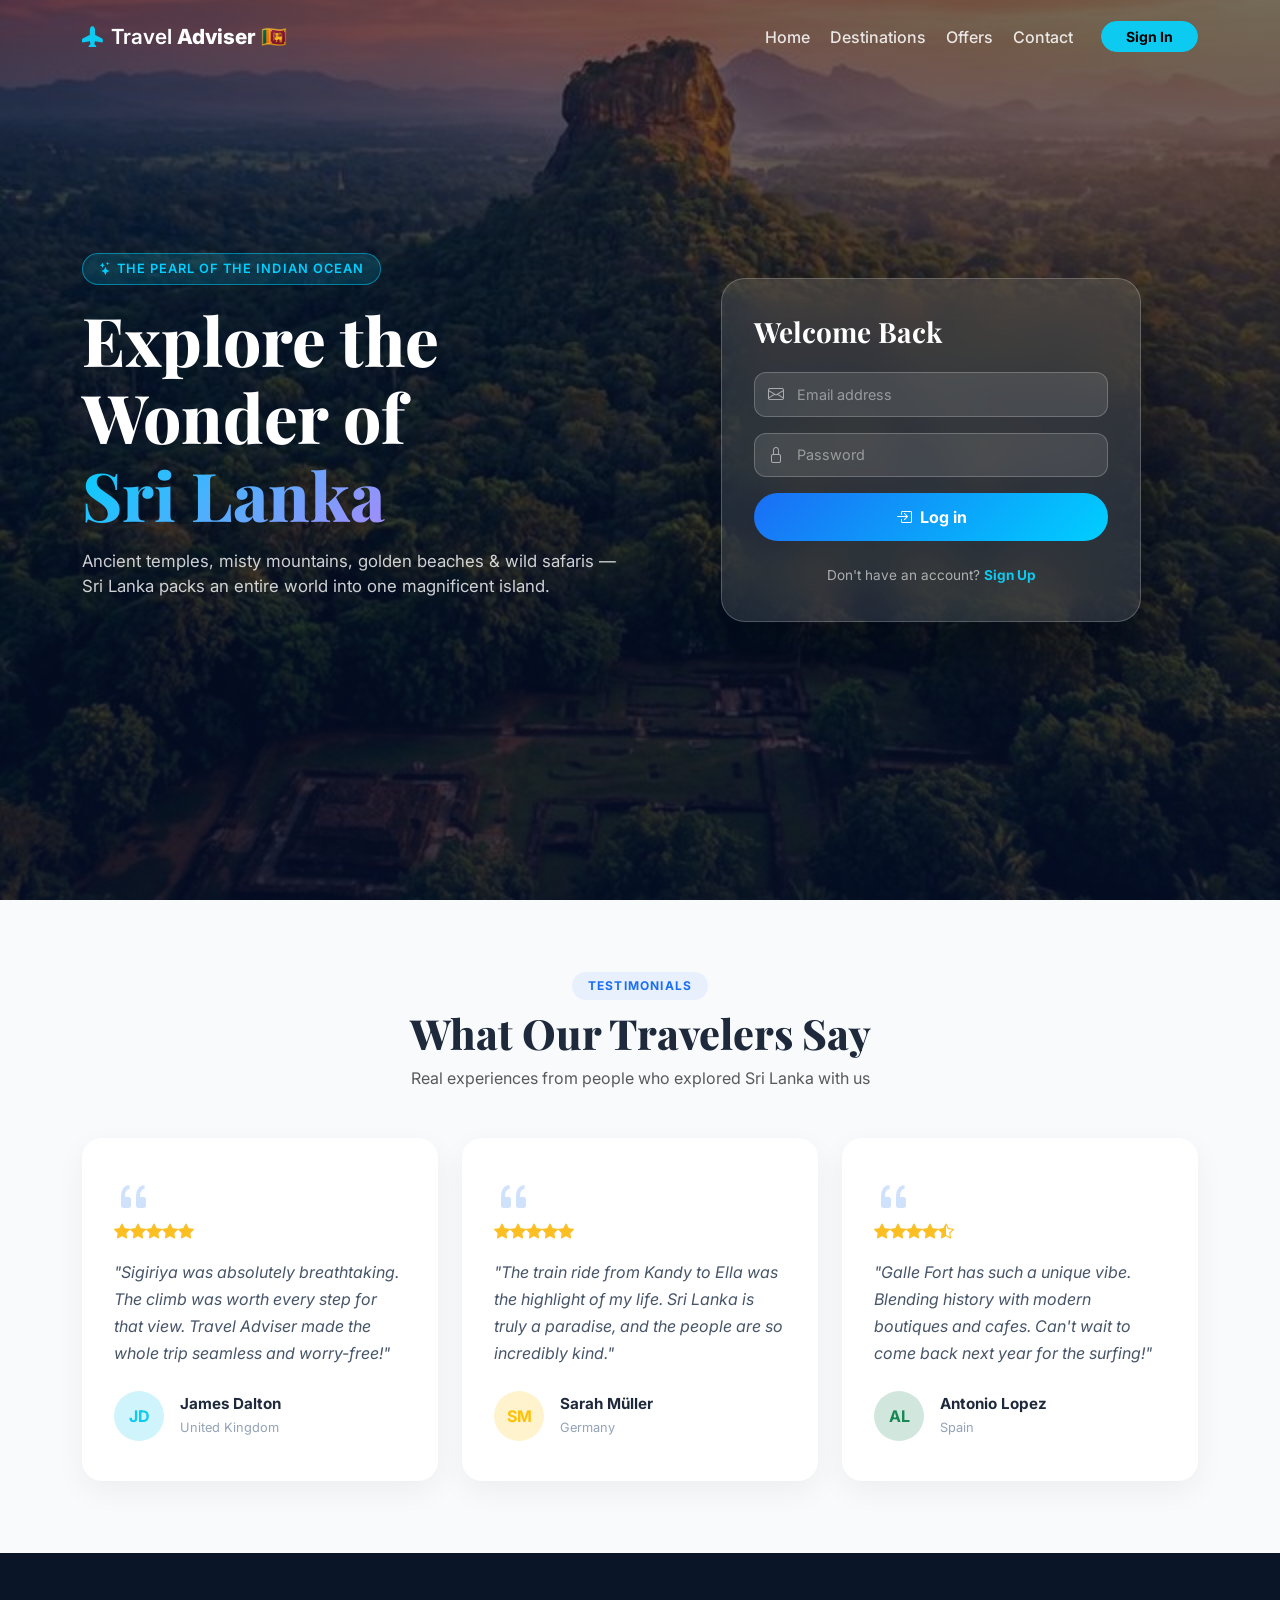
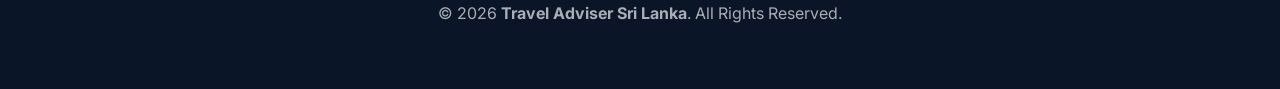
<file: index.html>
<!DOCTYPE html>
<html lang="en">

<head>
    <meta charset="UTF-8" />
    <meta name="viewport" content="width=device-width, initial-scale=1.0" />
    <meta name="description"
        content="Travel Adviser Sri Lanka – Explore Sigiriya, Kandy, Ella, Galle, Trincomalee and Yala." />
    <title>Travel Adviser – Sri Lanka 🇱🇰</title>

    <!-- Bootstrap 5 -->
    <link href="https://cdn.jsdelivr.net/npm/bootstrap@5.3.3/dist/css/bootstrap.min.css" rel="stylesheet" />
    <!-- Bootstrap Icons -->
    <link href="https://cdn.jsdelivr.net/npm/bootstrap-icons@1.11.3/font/bootstrap-icons.css" rel="stylesheet" />
    <!-- Google Fonts -->
    <link
        href="https://fonts.googleapis.com/css2?family=Inter:wght@400;600;700&family=Playfair+Display:wght@700;800&display=swap"
        rel="stylesheet" />
    <!-- Custom CSS -->
    <link rel="stylesheet" href="style.css" />
</head>

<body>

    <!-- ========== NAVBAR ========== -->
    <nav class="navbar navbar-expand-lg navbar-dark fixed-top transparent" id="navbar">
        <div class="container">
            <!-- Brand -->
            <a href="index.html" class="navbar-brand">
                <span class="brand-name">
                    <i class="bi bi-airplane-fill text-info me-2"></i>Travel <strong>Adviser</strong> 🇱🇰
                </span>
            </a>
            <!-- Mobile toggle -->
            <button class="navbar-toggler border-0" type="button" data-bs-toggle="collapse" data-bs-target="#navMenu">
                <span class="navbar-toggler-icon"></span>
            </button>
            <!-- Links -->
            <div class="collapse navbar-collapse justify-content-end" id="navMenu">
                <ul class="navbar-nav gap-lg-1 align-items-lg-center">
                    <li class="nav-item"><a class="nav-link" href="index.html">Home</a></li>
                    <li class="nav-item"><a class="nav-link" href="destination.html">Destinations</a></li>
                    <li class="nav-item"><a class="nav-link" href="offers.html">Offers</a></li>
                    <li class="nav-item"><a class="nav-link" href="contact.html">Contact</a></li>
                    <li class="nav-item ms-lg-3">
                        <a class="btn btn-info btn-sm rounded-pill px-4 fw-bold" href="#home"
                            onclick="toggleAuth(false)">Sign In</a>
                    </li>
                </ul>
            </div>
        </div>
    </nav>


    <!-- ========== HERO SECTION ========== -->
    <section id="home">
        <div class="hero-bg"></div>
        <div class="hero-overlay"></div>

        <div class="container hero-content text-white py-5">
            <div class="row align-items-center g-5">

                <!-- Left: Headline -->
                <div class="col-lg-6 text-center text-lg-start">
                    <div class="hero-badge mb-3"><i class="bi bi-stars me-1"></i>The Pearl of the Indian Ocean</div>

                    <h1 class="hero-title mb-3">
                        Explore the Wonder of<br />
                        <span>Sri Lanka</span>
                    </h1>

                    <p class="hero-sub mb-5">
                        Ancient temples, misty mountains, golden beaches &amp; wild safaris —<br
                            class="d-none d-md-block" />
                        Sri Lanka packs an entire world into one magnificent island.
                    </p>
                </div>

                <!-- Right: Login Card -->
                <div class="col-lg-6">
                    <div class="login-card">

                        <!-- Auth Header -->
                        <h3 class="text-white fw-bold mb-4" id="authTitle"
                            style="font-family:'Playfair Display', serif;">Welcome Back</h3>

                        <!-- Success message -->
                        <div class="login-success" id="authSuccess">
                            <i class="bi bi-check-circle-fill"></i>
                            <span id="authSuccessMsg">Welcome back! Redirecting…</span>
                        </div>

                        <!-- LOGIN FORM -->
                        <form id="loginForm" onsubmit="handleLogin(event)" novalidate>
                            <div class="login-input-wrap">
                                <i class="bi bi-envelope l-icon"></i>
                                <input type="email" class="l-input" id="lEmail" placeholder="Email address" />
                            </div>
                            <p class="l-err-msg" id="lEmailErr">Please enter a valid email.</p>

                            <div class="login-input-wrap">
                                <i class="bi bi-lock l-icon"></i>
                                <input type="password" class="l-input" id="lPass" placeholder="Password" />
                            </div>
                            <p class="l-err-msg" id="lPassErr">Password must be at least 6 characters.</p>

                            <button type="submit" class="btn-login">
                                <i class="bi bi-box-arrow-in-right me-2"></i>Log in
                            </button>

                            <div class="text-center mt-4">
                                <p class="mb-0" style="font-size: 0.85rem; color: rgba(255,255,255,0.6);">
                                    Don't have an account? <a href="javascript:void(0)" onclick="toggleAuth(true)"
                                        class="text-info fw-bold" style="text-decoration: none;">Sign Up</a>
                                </p>
                            </div>
                        </form>

                        <!-- SIGN UP FORM (Hidden by default) -->
                        <form id="signupForm" onsubmit="handleSignup(event)" novalidate style="display: none;">
                            <div class="login-input-wrap">
                                <i class="bi bi-person l-icon"></i>
                                <input type="text" class="l-input" id="sName" placeholder="Full Name" />
                            </div>
                            <p class="l-err-msg" id="sNameErr">Please enter your name.</p>

                            <div class="login-input-wrap">
                                <i class="bi bi-envelope l-icon"></i>
                                <input type="email" class="l-input" id="sEmail" placeholder="Email address" />
                            </div>
                            <p class="l-err-msg" id="sEmailErr">Please enter a valid email.</p>

                            <div class="login-input-wrap">
                                <i class="bi bi-lock l-icon"></i>
                                <input type="password" class="l-input" id="sPass"
                                    placeholder="Password (min. 6 chars)" />
                            </div>
                            <p class="l-err-msg" id="sPassErr">Password must be at least 6 characters.</p>

                            <button type="submit" class="btn-login">
                                <i class="bi bi-person-plus me-2"></i>Create Account
                            </button>

                            <div class="text-center mt-4">
                                <p class="mb-0" style="font-size: 0.85rem; color: rgba(255,255,255,0.6);">
                                    Already have an account? <a href="javascript:void(0)" onclick="toggleAuth(false)"
                                        class="text-info fw-bold" style="text-decoration: none;">Log In</a>
                                </p>
                            </div>
                        </form>

                    </div>
                </div>

            </div>
        </div>
    </section>

    <!-- ========== REVIEWS SECTION ========== -->
    <section id="reviews" class="reviews-section py-5">
        <div class="container py-lg-4">
            <div class="text-center mb-5">
                <span class="section-badge">Testimonials</span>
                <h2 class="section-title mt-2">What Our Travelers Say</h2>
                <p class="text-muted">Real experiences from people who explored Sri Lanka with us</p>
            </div>

            <div class="row g-4">
                <!-- Review 1 -->
                <div class="col-lg-4">
                    <div class="review-card">
                        <i class="bi bi-quote rev-quote"></i>
                        <div class="rev-stars">
                            <i class="bi bi-star-fill"></i><i class="bi bi-star-fill"></i><i
                                class="bi bi-star-fill"></i><i class="bi bi-star-fill"></i><i
                                class="bi bi-star-fill"></i>
                        </div>
                        <p class="rev-text">"Sigiriya was absolutely breathtaking. The climb was worth every step for
                            that view. Travel Adviser made the whole trip seamless and worry-free!"</p>
                        <div class="d-flex align-items-center gap-3">
                            <div
                                class="rev-pfp d-flex align-items-center justify-content-center bg-info-subtle text-info fw-bold">
                                JD</div>
                            <div>
                                <h6 class="rev-name">James Dalton</h6>
                                <span class="rev-country">United Kingdom</span>
                            </div>
                        </div>
                    </div>
                </div>
                <!-- Review 2 -->
                <div class="col-lg-4">
                    <div class="review-card">
                        <i class="bi bi-quote rev-quote"></i>
                        <div class="rev-stars">
                            <i class="bi bi-star-fill"></i><i class="bi bi-star-fill"></i><i
                                class="bi bi-star-fill"></i><i class="bi bi-star-fill"></i><i
                                class="bi bi-star-fill"></i>
                        </div>
                        <p class="rev-text">"The train ride from Kandy to Ella was the highlight of my life. Sri Lanka
                            is truly a paradise, and the people are so incredibly kind."</p>
                        <div class="d-flex align-items-center gap-3">
                            <div
                                class="rev-pfp d-flex align-items-center justify-content-center bg-warning-subtle text-warning fw-bold">
                                SM</div>
                            <div>
                                <h6 class="rev-name">Sarah Müller</h6>
                                <span class="rev-country">Germany</span>
                            </div>
                        </div>
                    </div>
                </div>
                <!-- Review 3 -->
                <div class="col-lg-4">
                    <div class="review-card">
                        <i class="bi bi-quote rev-quote"></i>
                        <div class="rev-stars">
                            <i class="bi bi-star-fill"></i><i class="bi bi-star-fill"></i><i
                                class="bi bi-star-fill"></i><i class="bi bi-star-fill"></i><i
                                class="bi bi-star-half"></i>
                        </div>
                        <p class="rev-text">"Galle Fort has such a unique vibe. Blending history with modern boutiques
                            and cafes. Can't wait to come back next year for the surfing!"</p>
                        <div class="d-flex align-items-center gap-3">
                            <div
                                class="rev-pfp d-flex align-items-center justify-content-center bg-success-subtle text-success fw-bold">
                                AL</div>
                            <div>
                                <h6 class="rev-name">Antonio Lopez</h6>
                                <span class="rev-country">Spain</span>
                            </div>
                        </div>
                    </div>
                </div>
            </div>
        </div>
    </section>


    <!-- ========== FOOTER ========== -->
    <footer class="py-5">
        <div class="container text-center">
            <p>&copy; 2026 <strong>Travel Adviser Sri Lanka</strong>. All Rights Reserved.</p>
        </div>
    </footer>


    <!-- Bootstrap 5 JS -->
    <script src="https://cdn.jsdelivr.net/npm/bootstrap@5.3.3/dist/js/bootstrap.bundle.min.js"></script>

    <script>
        window.addEventListener('scroll', function () {
            const nav = document.getElementById('navbar');
            nav.classList.toggle('transparent', window.scrollY < 60);
        });

        function toggleAuth(isSignup) {
            const loginForm = document.getElementById('loginForm');
            const signupForm = document.getElementById('signupForm');
            const authTitle = document.getElementById('authTitle');
            const authSuccess = document.getElementById('authSuccess');

            authSuccess.classList.remove('show');

            if (isSignup) {
                loginForm.style.display = 'none';
                signupForm.style.display = 'block';
                authTitle.textContent = 'Join the Journey';
            } else {
                loginForm.style.display = 'block';
                signupForm.style.display = 'none';
                authTitle.textContent = 'Welcome Back';
            }
        }

        function lSetErr(id, errId) {
            document.getElementById(id).classList.add('l-error');
            document.getElementById(errId).classList.add('show');
        }
        function lClearErr(id, errId) {
            document.getElementById(id).classList.remove('l-error');
            document.getElementById(errId).classList.remove('show');
        }

        function handleLogin(e) {
            e.preventDefault();
            const emailVal = document.getElementById('lEmail').value.trim();
            const passVal = document.getElementById('lPass').value;
            const emailRx = /^[^\s@]+@[^\s@]+\.[^\s@]+$/;
            let ok = true;

            if (!emailRx.test(emailVal)) { lSetErr('lEmail', 'lEmailErr'); ok = false; }
            else { lClearErr('lEmail', 'lEmailErr'); }

            if (passVal.length < 6) { lSetErr('lPass', 'lPassErr'); ok = false; }
            else { lClearErr('lPass', 'lPassErr'); }

            if (ok) {
                const suc = document.getElementById('authSuccess');
                document.getElementById('authSuccessMsg').textContent = 'Welcome back! Redirecting…';
                suc.classList.add('show');
                setTimeout(() => {
                    window.location.href = 'destinations.html';
                }, 2000);
            }
        }

        function handleSignup(e) {
            e.preventDefault();
            const nameVal = document.getElementById('sName').value.trim();
            const emailVal = document.getElementById('sEmail').value.trim();
            const passVal = document.getElementById('sPass').value;
            const emailRx = /^[^\s@]+@[^\s@]+\.[^\s@]+$/;
            let ok = true;

            if (nameVal === "") { lSetErr('sName', 'sNameErr'); ok = false; }
            else { lClearErr('sName', 'sNameErr'); }

            if (!emailRx.test(emailVal)) { lSetErr('sEmail', 'sEmailErr'); ok = false; }
            else { lClearErr('sEmail', 'sEmailErr'); }

            if (passVal.length < 6) { lSetErr('sPass', 'sPassErr'); ok = false; }
            else { lClearErr('sPass', 'sPassErr'); }

            if (ok) {
                const suc = document.getElementById('authSuccess');
                document.getElementById('authSuccessMsg').textContent = 'Account created successfully! Redirecting…';
                suc.classList.add('show');
                setTimeout(() => {
                    window.location.href = 'destinations.html';
                }, 2000);
            }
        }
    </script>
</body>

</html>
</file>
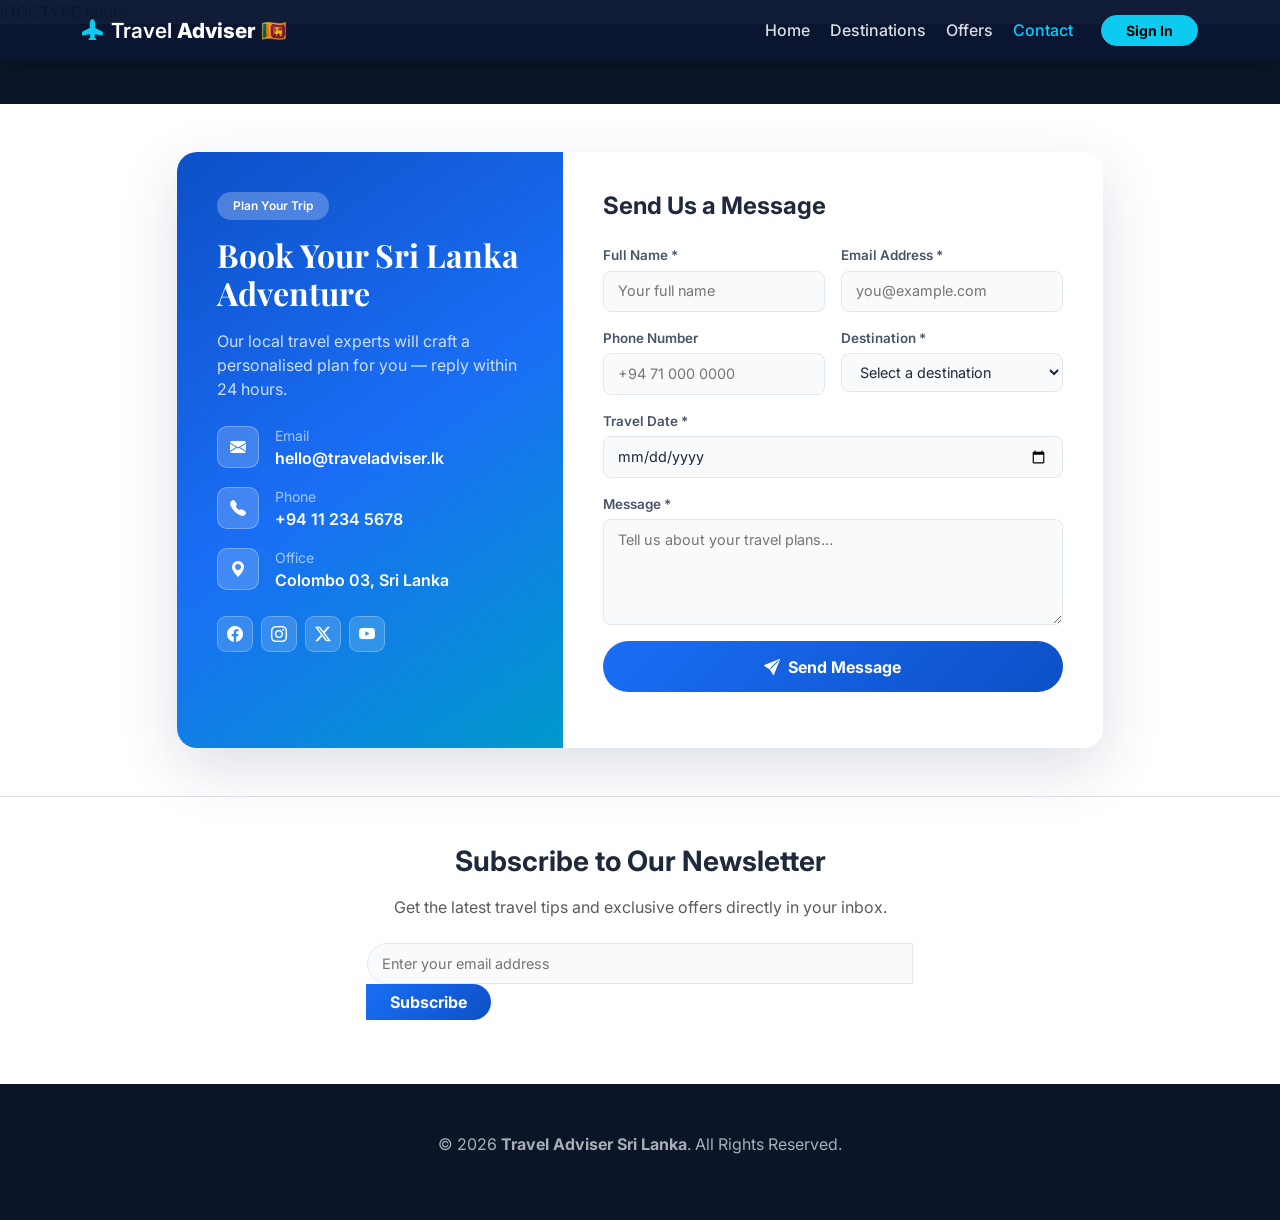
<file: contact.html>
!DOCTYPE html>
<html lang="en">

<head>
    <meta charset="UTF-8" />
    <meta name="viewport" content="width=device-width, initial-scale=1.0" />
    <meta name="description" content="Travel Adviser Sri Lanka – Contact us for your next adventure." />
    <title>Contact Us | Travel Adviser – Sri Lanka 🇱🇰</title>

    <!-- Bootstrap 5 -->
    <link href="https://cdn.jsdelivr.net/npm/bootstrap@5.3.3/dist/css/bootstrap.min.css" rel="stylesheet" />
    <!-- Bootstrap Icons -->
    <link href="https://cdn.jsdelivr.net/npm/bootstrap-icons@1.11.3/font/bootstrap-icons.css" rel="stylesheet" />
    <!-- Google Fonts -->
    <link
        href="https://fonts.googleapis.com/css2?family=Inter:wght@400;600;700&family=Playfair+Display:wght@700;800&display=swap"
        rel="stylesheet" />
    <!-- Custom CSS -->
    <link rel="stylesheet" href="style.css" />
</head>

<body>

    <!-- ========== NAVBAR ========== -->
    <nav class="navbar navbar-expand-lg navbar-dark fixed-top" id="navbar">
        <div class="container">
            <!-- Brand -->
            <a href="index.html" class="navbar-brand">
                <span class="brand-name">
                    <i class="bi bi-airplane-fill text-info me-2"></i>Travel <strong>Adviser</strong> 🇱🇰
                </span>
            </a>
            <!-- Mobile toggle -->
            <button class="navbar-toggler border-0" type="button" data-bs-toggle="collapse" data-bs-target="#navMenu">
                <span class="navbar-toggler-icon"></span>
            </button>
            <!-- Links -->
            <div class="collapse navbar-collapse justify-content-end" id="navMenu">
                <ul class="navbar-nav gap-lg-1 align-items-lg-center">
                    <li class="nav-item"><a class="nav-link" href="index.html">Home</a></li>
                    <li class="nav-item"><a class="nav-link" href="destination.html">Destinations</a></li>
                    <li class="nav-item"><a class="nav-link" href="offers.html">Offers</a></li>
                    <li class="nav-item"><a class="nav-link active" href="contact.html">Contact</a></li>
                    <li class="nav-item ms-lg-3">
                        <a class="btn btn-info btn-sm rounded-pill px-4 fw-bold" href="login.html">Sign In</a>
                    </li>
                </ul>
            </div>
        </div>
    </nav>

    <div style="height: 80px; background: #0a1628;"></div>

    <!-- ========== CONTACT SECTION ========== -->
    <section id="contact" class="py-5">
        <div class="container">
            <div class="row justify-content-center">
                <div class="col-lg-10">
                    <div class="contact-card">
                        <div class="row g-0">

                            <!-- Left panel -->
                            <div class="col-lg-5 contact-left text-white">
                                <span
                                    class="badge bg-white bg-opacity-25 text-white mb-3 px-3 py-2 rounded-pill small fw-semibold">Plan
                                    Your Trip</span>
                                <h2 class="fw-bold mb-3" style="font-family:'Playfair Display',serif;">Book Your Sri
                                    Lanka Adventure</h2>
                                <p class="mb-4" style="color:rgba(255,255,255,0.78);">Our local travel experts will
                                    craft a personalised plan for you — reply within 24 hours.</p>

                                <div class="d-flex flex-column gap-3 mb-4">
                                    <div class="d-flex align-items-center gap-3">
                                        <div class="info-icon"><i class="bi bi-envelope-fill"></i></div>
                                        <div>
                                            <div class="small" style="color:rgba(255,255,255,0.6);">Email</div>
                                            <div class="fw-semibold">hello@traveladviser.lk</div>
                                        </div>
                                    </div>
                                    <div class="d-flex align-items-center gap-3">
                                        <div class="info-icon"><i class="bi bi-telephone-fill"></i></div>
                                        <div>
                                            <div class="small" style="color:rgba(255,255,255,0.6);">Phone</div>
                                            <div class="fw-semibold">+94 11 234 5678</div>
                                        </div>
                                    </div>
                                    <div class="d-flex align-items-center gap-3">
                                        <div class="info-icon"><i class="bi bi-geo-alt-fill"></i></div>
                                        <div>
                                            <div class="small" style="color:rgba(255,255,255,0.6);">Office</div>
                                            <div class="fw-semibold">Colombo 03, Sri Lanka</div>
                                        </div>
                                    </div>
                                </div>

                                <div class="d-flex gap-2">
                                    <a href="#" class="social-btn"><i class="bi bi-facebook"></i></a>
                                    <a href="#" class="social-btn"><i class="bi bi-instagram"></i></a>
                                    <a href="#" class="social-btn"><i class="bi bi-twitter-x"></i></a>
                                    <a href="#" class="social-btn"><i class="bi bi-youtube"></i></a>
                                </div>
                            </div>

                            <!-- Right form -->
                            <div class="col-lg-7 contact-right">
                                <h4 class="fw-bold mb-4">Send Us a Message</h4>

                                <!-- Success message -->
                                <div id="successMsg" class="alert alert-success d-none mb-3">
                                    <i class="bi bi-check-circle-fill me-2"></i>
                                    <strong>Message sent!</strong> We'll reply within 24 hours.
                                </div>

                                <form id="contactForm" novalidate>
                                    <div class="row g-3">

                                        <div class="col-md-6">
                                            <label class="form-lbl">Full Name *</label>
                                            <input type="text" id="fName" class="f-input"
                                                placeholder="Your full name" />
                                            <p class="err-msg" id="eNm">Please enter your name (min 3 characters).</p>
                                        </div>

                                        <div class="col-md-6">
                                            <label class="form-lbl">Email Address *</label>
                                            <input type="email" id="fEmail" class="f-input"
                                                placeholder="you@example.com" />
                                            <p class="err-msg" id="eEm">Please enter a valid email address.</p>
                                        </div>

                                        <div class="col-md-6">
                                            <label class="form-lbl">Phone Number</label>
                                            <input type="tel" id="fPhone" class="f-input"
                                                placeholder="+94 71 000 0000" />
                                        </div>

                                        <div class="col-md-6">
                                            <label class="form-lbl">Destination *</label>
                                            <select id="fDest" class="f-input">
                                                <option value="">Select a destination</option>
                                                <option>Sigiriya</option>
                                                <option>Kandy</option>
                                                <option>Ella</option>
                                                <option>Galle Fort</option>
                                                <option>Trincomalee</option>
                                                <option>Yala National Park</option>
                                                <option>Full Island Tour</option>
                                            </select>
                                            <p class="err-msg" id="eDe">Please select a destination.</p>
                                        </div>

                                        <div class="col-12">
                                            <label class="form-lbl">Travel Date *</label>
                                            <input type="date" id="fDate" class="f-input" />
                                            <p class="err-msg" id="eDt">Please select a future travel date.</p>
                                        </div>

                                        <div class="col-12">
                                            <label class="form-lbl">Message *</label>
                                            <textarea id="fMsg" class="f-input" rows="4"
                                                placeholder="Tell us about your travel plans…"></textarea>
                                            <p class="err-msg" id="eMg">Please enter a message (min 10 characters).</p>
                                        </div>

                                        <div class="col-12">
                                            <button type="submit" class="btn-submit" id="submitBtn">
                                                <i class="bi bi-send-fill me-2"></i>Send Message
                                            </button>
                                        </div>

                                    </div>
                                </form>
                            </div>

                        </div>
                    </div>
                </div>
            </div>
        </div>
    </section>

    <!-- ========== NEWSLETTER SECTION ========== -->
    <section class="py-5 bg-white border-top">
        <div class="container">
            <div class="row justify-content-center">
                <div class="col-lg-6 text-center">
                    <h3 class="fw-bold mb-3">Subscribe to Our Newsletter</h3>
                    <p class="text-muted mb-4">Get the latest travel tips and exclusive offers directly in your inbox.
                    </p>
                    <div class="input-group mb-3">
                        <input type="email" id="nlEmail" class="f-input" placeholder="Enter your email address"
                            style="border-radius: 50px 0 0 50px;">
                        <button class="btn btn-blue px-4" type="button" onclick="doSubscribe()"
                            style="border-radius: 0 50px 50px 0; font-weight: 700;">Subscribe</button>
                    </div>
                    <div id="nlMsg" style="font-size:0.85rem; font-weight: 600;"></div>
                </div>
            </div>
        </div>
    </section>

    <!-- ========== FOOTER ========== -->

    <footer class="py-5">
        <div class="container text-center">
            <p>&copy; 2026 <strong>Travel Adviser Sri Lanka</strong>. All Rights Reserved.</p>
        </div>
    </footer>

    <!-- Bootstrap 5 JS -->
    <script src="https://cdn.jsdelivr.net/npm/bootstrap@5.3.3/dist/js/bootstrap.bundle.min.js"></script>

    <script>
        document.getElementById('contactForm').addEventListener('submit', function (e) {
            e.preventDefault();
            const name = document.getElementById('fName');
            const email = document.getElementById('fEmail');
            const dest = document.getElementById('fDest');
            const date = document.getElementById('fDate');
            const msg = document.getElementById('fMsg');
            let valid = true;

            function setError(field, errId) {
                field.classList.add('error');
                document.getElementById(errId).classList.add('show');
            }
            function setOk(field, errId) {
                field.classList.remove('error');
                document.getElementById(errId).classList.remove('show');
            }

            if (name.value.trim().length < 3) { setError(name, 'eNm'); valid = false; } else { setOk(name, 'eNm'); }
            const emailOk = /^[^\s@]+@[^\s@]+\.[^\s@]+$/.test(email.value.trim());
            if (!emailOk) { setError(email, 'eEm'); valid = false; } else { setOk(email, 'eEm'); }
            if (!dest.value) { setError(dest, 'eDe'); valid = false; } else { setOk(dest, 'eDe'); }
            const today = new Date(); today.setHours(0, 0, 0, 0);
            if (!date.value || new Date(date.value) < today) { setError(date, 'eDt'); valid = false; } else { setOk(date, 'eDt'); }
            if (msg.value.trim().length < 10) { setError(msg, 'eMg'); valid = false; } else { setOk(msg, 'eMg'); }

            if (valid) {
                const btn = document.getElementById('submitBtn');
                const suc = document.getElementById('successMsg');
                suc.classList.remove('d-none');
                btn.disabled = true;
                btn.innerHTML = 'Sent!';
                setTimeout(() => {
                    document.getElementById('contactForm').reset();
                    suc.classList.add('d-none');
                    btn.disabled = false;
                    btn.innerHTML = 'Send Message';
                }, 3000);
            }
        });

        function doSubscribe() {
            const input = document.getElementById('nlEmail');
            const msg = document.getElementById('nlMsg');
            const ok = /^[^\s@]+@[^\s@]+\.[^\s@]+$/.test(input.value.trim());

            if (!ok) {
                msg.innerHTML = '<i class="bi bi-exclamation-circle me-1"></i>Please enter a valid email.';
                msg.style.color = '#ef4444';
            } else {
                msg.innerHTML = '<i class="bi bi-check-circle me-1"></i>Subscribed successfully!';
                msg.style.color = '#10b981';
                input.value = '';
                setTimeout(() => { msg.innerHTML = ''; }, 3000);
            }
        }
    </script>
</body>

</html>
</file>
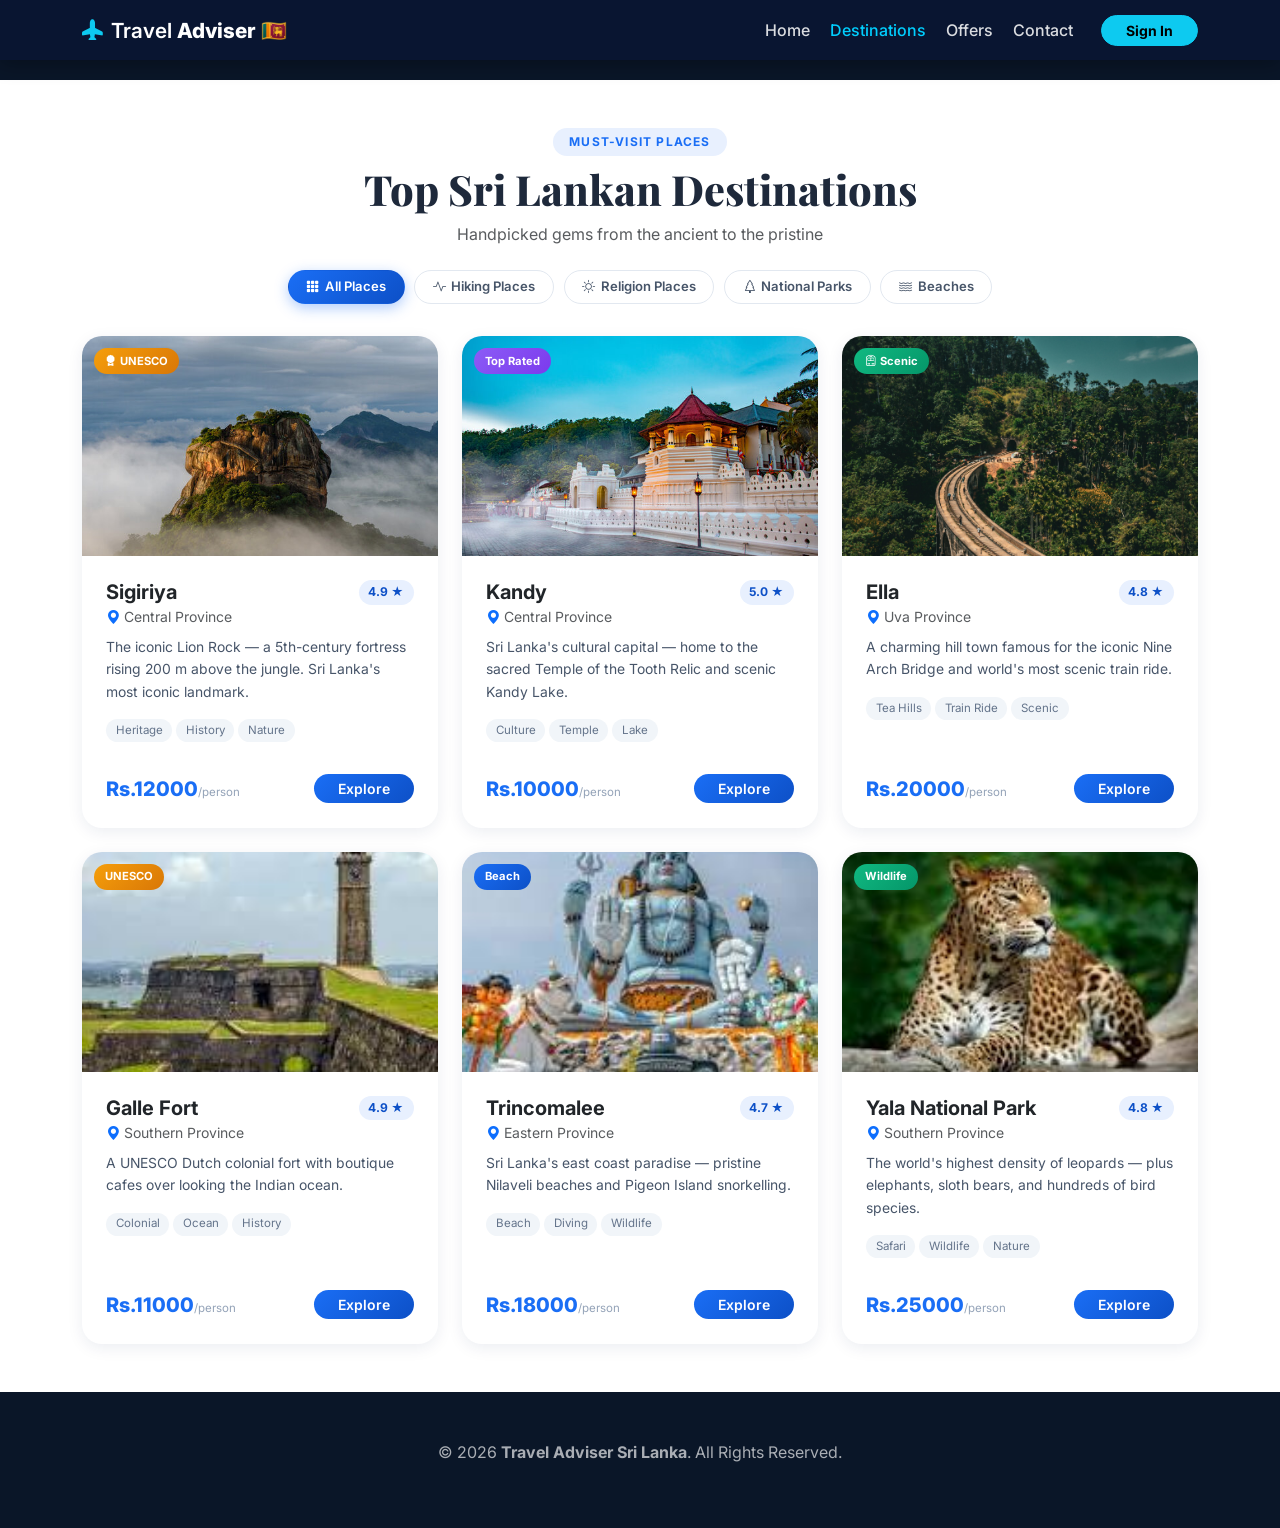
<file: destination.html>
<!DOCTYPE html>
<html lang="en">

<head>
    <meta charset="UTF-8" />
    <meta name="viewport" content="width=device-width, initial-scale=1.0" />
    <meta name="description"
        content="Travel Adviser Sri Lanka – Explore Sigiriya, Kandy, Ella, Galle, Trincomalee and Yala." />
    <title>Destinations | Travel Adviser – Sri Lanka 🇱🇰</title>

    <!-- Bootstrap 5 -->
    <link href="https://cdn.jsdelivr.net/npm/bootstrap@5.3.3/dist/css/bootstrap.min.css" rel="stylesheet" />
    <!-- Bootstrap Icons -->
    <link href="https://cdn.jsdelivr.net/npm/bootstrap-icons@1.11.3/font/bootstrap-icons.css" rel="stylesheet" />
    <!-- Google Fonts -->
    <link
        href="https://fonts.googleapis.com/css2?family=Inter:wght@400;600;700&family=Playfair+Display:wght@700;800&display=swap"
        rel="stylesheet" />
    <!-- Custom CSS -->
    <link rel="stylesheet" href="style.css" />
</head>

<body>

    <!-- ========== NAVBAR ========== -->
    <nav class="navbar navbar-expand-lg navbar-dark fixed-top" id="navbar">
        <div class="container">
            <!-- Brand -->
            <a href="index.html" class="navbar-brand">
                <span class="brand-name">
                    <i class="bi bi-airplane-fill text-info me-2"></i>Travel <strong>Adviser</strong> 🇱🇰
                </span>
            </a>
            <!-- Mobile toggle -->
            <button class="navbar-toggler border-0" type="button" data-bs-toggle="collapse" data-bs-target="#navMenu">
                <span class="navbar-toggler-icon"></span>
            </button>
            <!-- Links -->
            <div class="collapse navbar-collapse justify-content-end" id="navMenu">
                <ul class="navbar-nav gap-lg-1 align-items-lg-center">
                    <li class="nav-item"><a class="nav-link" href="index.html">Home</a></li>
                    <li class="nav-item"><a class="nav-link active" href="destination.html">Destinations</a></li>
                    <li class="nav-item"><a class="nav-link" href="offers.html">Offers</a></li>
                    <li class="nav-item"><a class="nav-link" href="contact.html">Contact</a></li>
                    <li class="nav-item ms-lg-3">
                        <a class="btn btn-info btn-sm rounded-pill px-4 fw-bold" href="login.html">Sign In</a>
                    </li>
                </ul>
            </div>
        </div>
    </nav>

    <div style="height: 80px; background: #0a1628;"></div>

    <!-- ========== DESTINATIONS SECTION ========== -->
    <section id="destinations" class="py-5">
        <div class="container">

            <!-- Heading -->
            <div class="text-center mb-4">
                <span class="section-badge">Must-Visit Places</span>
                <h2 class="section-title mt-2">Top Sri Lankan Destinations</h2>
                <p class="text-muted mt-2">Handpicked gems from the ancient to the pristine</p>
            </div>


            <!-- Category Pills -->
            <div class="cat-pills" id="catPills">
                <button class="cat-pill active" data-cat="all" onclick="filterByCategory('all', this)">
                    <i class="bi bi-grid-3x3-gap-fill"></i> All Places
                </button>
                <button class="cat-pill" data-cat="hiking" onclick="filterByCategory('hiking', this)">
                    <i class="bi bi-activity"></i> Hiking Places
                </button>
                <button class="cat-pill" data-cat="religion" onclick="filterByCategory('religion', this)">
                    <i class="bi bi-brightness-high"></i> Religion Places
                </button>
                <button class="cat-pill" data-cat="national-park" onclick="filterByCategory('national-park', this)">
                    <i class="bi bi-tree"></i> National Parks
                </button>
                <button class="cat-pill" data-cat="beach" onclick="filterByCategory('beach', this)">
                    <i class="bi bi-water"></i> Beaches
                </button>
            </div>

            <!-- No results message -->
            <div id="noResults" class="text-center d-none mb-4">
                <div class="inner d-inline-block">
                    <i class="bi bi-search fs-1 text-muted d-block mb-2"></i>
                    <h5 class="text-muted">No destinations found</h5>
                    <p class="text-muted small">Try a different category.</p>
                </div>
            </div>

            <!-- Cards Grid -->
            <div class="row g-4" id="cardsGrid">

                <!-- ── SIGIRIYA ── -->
                <div class="col-lg-4 col-md-6 card-col" data-category="hiking"
                    data-name="sigiriya lion rock ancient fortress heritage">
                    <div class="card dest-card h-100 border-0">
                        <div class="card-img-wrap">
                            <img src="images/360_F_472158460_EEZxYRnfbPVQHR1NGjkvgZKfiSsWnCri.jpg"
                                alt="Sigiriya Lion Rock, Sri Lanka" />
                            <span class="card-badge-lbl badge-gold"><i class="bi bi-award-fill me-1"></i>UNESCO</span>
                            <div class="img-overlay">
                                <a href="contact.html" class="btn btn-light btn-sm rounded-pill px-3">Book Now</a>
                            </div>
                        </div>
                        <div class="card-body p-4">
                            <div class="d-flex justify-content-between align-items-start mb-1">
                                <div>
                                    <h5 class="fw-bold mb-0">Sigiriya</h5>
                                    <small class="text-muted"><i
                                            class="bi bi-geo-alt-fill me-1 text-primary"></i>Central Province</small>
                                </div>
                                <span class="rating-pill">4.9 ★</span>
                            </div>
                            <p class="dest-desc mt-2 mb-3">The iconic Lion Rock — a 5th-century fortress rising 200 m
                                above the jungle. Sri Lanka's most iconic landmark.</p>
                            <div class="d-flex flex-wrap gap-1">
                                <span class="card-tag">Heritage</span>
                                <span class="card-tag">History</span>
                                <span class="card-tag">Nature</span>
                            </div>
                        </div>
                        <div class="card-footer bg-transparent border-0 px-4 pb-4">
                            <div class="d-flex justify-content-between align-items-center">
                                <div><span class="price-val">Rs.12000</span><span class="price-small">/person</span>
                                </div>
                                <a href="contact.html" class="btn btn-blue btn-sm rounded-pill px-4">Explore</a>
                            </div>
                        </div>
                    </div>
                </div>

                <!-- ── KANDY ── -->
                <div class="col-lg-4 col-md-6 card-col" data-category="religion"
                    data-name="kandy temple tooth relic cultural capital highland">
                    <div class="card dest-card h-100 border-0">
                        <div class="card-img-wrap">
                            <img src="images/360_F_364951258_xLzCW41kr5AV7OXdVv49ufv6u0XL3nqq.jpg"
                                alt="Kandy Temple, Sri Lanka" />
                            <span class="card-badge-lbl badge-purple">Top Rated</span>
                            <div class="img-overlay">
                                <a href="contact.html" class="btn btn-light btn-sm rounded-pill px-3">Book Now</a>
                            </div>
                        </div>
                        <div class="card-body p-4">
                            <div class="d-flex justify-content-between align-items-start mb-1">
                                <div>
                                    <h5 class="fw-bold mb-0">Kandy</h5>
                                    <small class="text-muted"><i
                                            class="bi bi-geo-alt-fill me-1 text-primary"></i>Central Province</small>
                                </div>
                                <span class="rating-pill">5.0 ★</span>
                            </div>
                            <p class="dest-desc mt-2 mb-3">Sri Lanka's cultural capital — home to the sacred Temple of
                                the Tooth Relic and scenic Kandy Lake.</p>
                            <div class="d-flex flex-wrap gap-1">
                                <span class="card-tag">Culture</span>
                                <span class="card-tag">Temple</span>
                                <span class="card-tag">Lake</span>
                            </div>
                        </div>
                        <div class="card-footer bg-transparent border-0 px-4 pb-4">
                            <div class="d-flex justify-content-between align-items-center">
                                <div><span class="price-val">Rs.10000</span><span class="price-small">/person</span>
                                </div>
                                <a href="contact.html" class="btn btn-blue btn-sm rounded-pill px-4">Explore</a>
                            </div>
                        </div>
                    </div>
                </div>

                <!-- ── ELLA ── -->
                <div class="col-lg-4 col-md-6 card-col" data-category="hiking"
                    data-name="ella nine arch bridge train tea plantation hill uva">
                    <div class="card dest-card h-100 border-0">
                        <div class="card-img-wrap">
                            <img src="images/pexels-lucasklein-34714986.jpg" alt="Ella Nine Arch Bridge, Sri Lanka" />
                            <span class="card-badge-lbl badge-green"><i class="bi bi-train-front me-1"></i>Scenic</span>
                            <div class="img-overlay">
                                <a href="contact.html" class="btn btn-light btn-sm rounded-pill px-3">Book Now</a>
                            </div>
                        </div>
                        <div class="card-body p-4">
                            <div class="d-flex justify-content-between align-items-start mb-1">
                                <div>
                                    <h5 class="fw-bold mb-0">Ella</h5>
                                    <small class="text-muted"><i class="bi bi-geo-alt-fill me-1 text-primary"></i>Uva
                                        Province</small>
                                </div>
                                <span class="rating-pill">4.8 ★</span>
                            </div>
                            <p class="dest-desc mt-2 mb-3">A charming hill town famous for the iconic Nine Arch Bridge
                                and world's most scenic train ride.</p>
                            <div class="d-flex flex-wrap gap-1">
                                <span class="card-tag">Tea Hills</span>
                                <span class="card-tag">Train Ride</span>
                                <span class="card-tag">Scenic</span>
                            </div>
                        </div>
                        <div class="card-footer bg-transparent border-0 px-4 pb-4">
                            <div class="d-flex justify-content-between align-items-center">
                                <div><span class="price-val">Rs.20000</span><span class="price-small">/person</span>
                                </div>
                                <a href="contact.html" class="btn btn-blue btn-sm rounded-pill px-4">Explore</a>
                            </div>
                        </div>
                    </div>
                </div>

                <!-- ── GALLE FORT ── -->
                <div class="col-lg-4 col-md-6 card-col" data-category="beach"
                    data-name="galle fort dutch colonial southern heritage ocean coast">
                    <div class="card dest-card h-100 border-0">
                        <div class="card-img-wrap">
                            <img src="images/download.jpg" alt="Galle Fort, Sri Lanka" />
                            <span class="card-badge-lbl badge-gold">UNESCO</span>
                            <div class="img-overlay">
                                <a href="contact.html" class="btn btn-light btn-sm rounded-pill px-3">Book Now</a>
                            </div>
                        </div>
                        <div class="card-body p-4">
                            <div class="d-flex justify-content-between align-items-start mb-1">
                                <div>
                                    <h5 class="fw-bold mb-0">Galle Fort</h5>
                                    <small class="text-muted"><i
                                            class="bi bi-geo-alt-fill me-1 text-primary"></i>Southern Province</small>
                                </div>
                                <span class="rating-pill">4.9 ★</span>
                            </div>
                            <p class="dest-desc mt-2 mb-3">A UNESCO Dutch colonial fort with boutique cafes over looking
                                the Indian ocean.</p>
                            <div class="d-flex flex-wrap gap-1">
                                <span class="card-tag">Colonial</span>
                                <span class="card-tag">Ocean</span>
                                <span class="card-tag">History</span>
                            </div>
                        </div>
                        <div class="card-footer bg-transparent border-0 px-4 pb-4">
                            <div class="d-flex justify-content-between align-items-center">
                                <div><span class="price-val">Rs.11000</span><span class="price-small">/person</span>
                                </div>
                                <a href="contact.html" class="btn btn-blue btn-sm rounded-pill px-4">Explore</a>
                            </div>
                        </div>
                    </div>
                </div>

                <!-- ── TRINCOMALEE ── -->
                <div class="col-lg-4 col-md-6 card-col" data-category="beach"
                    data-name="trincomalee name nilaveli beach diving whale watching east coast">
                    <div class="card dest-card h-100 border-0">
                        <div class="card-img-wrap">
                            <img src="images/download (1).jpg" alt="Trincomalee, Sri Lanka" />
                            <span class="card-badge-lbl badge-blue">Beach</span>
                            <div class="img-overlay">
                                <a href="contact.html" class="btn btn-light btn-sm rounded-pill px-3">Book Now</a>
                            </div>
                        </div>
                        <div class="card-body p-4">
                            <div class="d-flex justify-content-between align-items-start mb-1">
                                <div>
                                    <h5 class="fw-bold mb-0">Trincomalee</h5>
                                    <small class="text-muted"><i
                                            class="bi bi-geo-alt-fill me-1 text-primary"></i>Eastern Province</small>
                                </div>
                                <span class="rating-pill">4.7 ★</span>
                            </div>
                            <p class="dest-desc mt-2 mb-3">Sri Lanka's east coast paradise — pristine Nilaveli beaches
                                and Pigeon Island snorkelling.</p>
                            <div class="d-flex flex-wrap gap-1">
                                <span class="card-tag">Beach</span>
                                <span class="card-tag">Diving</span>
                                <span class="card-tag">Wildlife</span>
                            </div>
                        </div>
                        <div class="card-footer bg-transparent border-0 px-4 pb-4">
                            <div class="d-flex justify-content-between align-items-center">
                                <div><span class="price-val">Rs.18000</span><span class="price-small">/person</span>
                                </div>
                                <a href="contact.html" class="btn btn-blue btn-sm rounded-pill px-4">Explore</a>
                            </div>
                        </div>
                    </div>
                </div>

                <!-- ── YALA ── -->
                <div class="col-lg-4 col-md-6 card-col" data-category="national-park"
                    data-name="yala national park safari leopard elephant wildlife southern">
                    <div class="card dest-card h-100 border-0">
                        <div class="card-img-wrap">
                            <img src="images/download (2).jpg" alt="Yala Park, Sri Lanka" />
                            <span class="card-badge-lbl badge-green">Wildlife</span>
                            <div class="img-overlay">
                                <a href="contact.html" class="btn btn-light btn-sm rounded-pill px-3">Book Now</a>
                            </div>
                        </div>
                        <div class="card-body p-4">
                            <div class="d-flex justify-content-between align-items-start mb-1">
                                <div>
                                    <h5 class="fw-bold mb-0">Yala National Park</h5>
                                    <small class="text-muted"><i
                                            class="bi bi-geo-alt-fill me-1 text-primary"></i>Southern Province</small>
                                </div>
                                <span class="rating-pill">4.8 ★</span>
                            </div>
                            <p class="dest-desc mt-2 mb-3">The world's highest density of leopards — plus elephants,
                                sloth bears, and hundreds of bird species.</p>
                            <div class="d-flex flex-wrap gap-1">
                                <span class="card-tag">Safari</span>
                                <span class="card-tag">Wildlife</span>
                                <span class="card-tag">Nature</span>
                            </div>
                        </div>
                        <div class="card-footer bg-transparent border-0 px-4 pb-4">
                            <div class="d-flex justify-content-between align-items-center">
                                <div><span class="price-val">Rs.25000</span><span class="price-small">/person</span>
                                </div>
                                <a href="contact.html" class="btn btn-blue btn-sm rounded-pill px-4">Explore</a>
                            </div>
                        </div>
                    </div>
                </div>

            </div>
        </div>
    </section>

    <!-- ========== FOOTER ========== -->
    <footer class="py-5">
        <div class="container text-center">
            <p>&copy; 2026 <strong>Travel Adviser Sri Lanka</strong>. All Rights Reserved.</p>
        </div>
    </footer>

    <!-- Bootstrap 5 JS -->
    <script src="https://cdn.jsdelivr.net/npm/bootstrap@5.3.3/dist/js/bootstrap.bundle.min.js"></script>

    <script>
        let activeCategory = 'all';
        function filterCards() {
            const cols = document.querySelectorAll('.card-col');
            const noRes = document.getElementById('noResults');
            let count = 0;
            cols.forEach(function (col) {
                const cat = col.getAttribute('data-category') || '';
                const matchesCat = activeCategory === 'all' || cat === activeCategory;
                if (matchesCat) {
                    col.style.display = '';
                    count++;
                } else {
                    col.style.display = 'none';
                }
            });
            noRes.classList.toggle('d-none', count > 0);
        }
        function filterByCategory(cat, clickedEl) {
            activeCategory = cat;
            document.querySelectorAll('#catPills .cat-pill').forEach(function (pill) {
                pill.classList.toggle('active', pill.getAttribute('data-cat') === cat);
            });
            filterCards();
            return false;
        }
    </script>
</body>

</html>
</file>
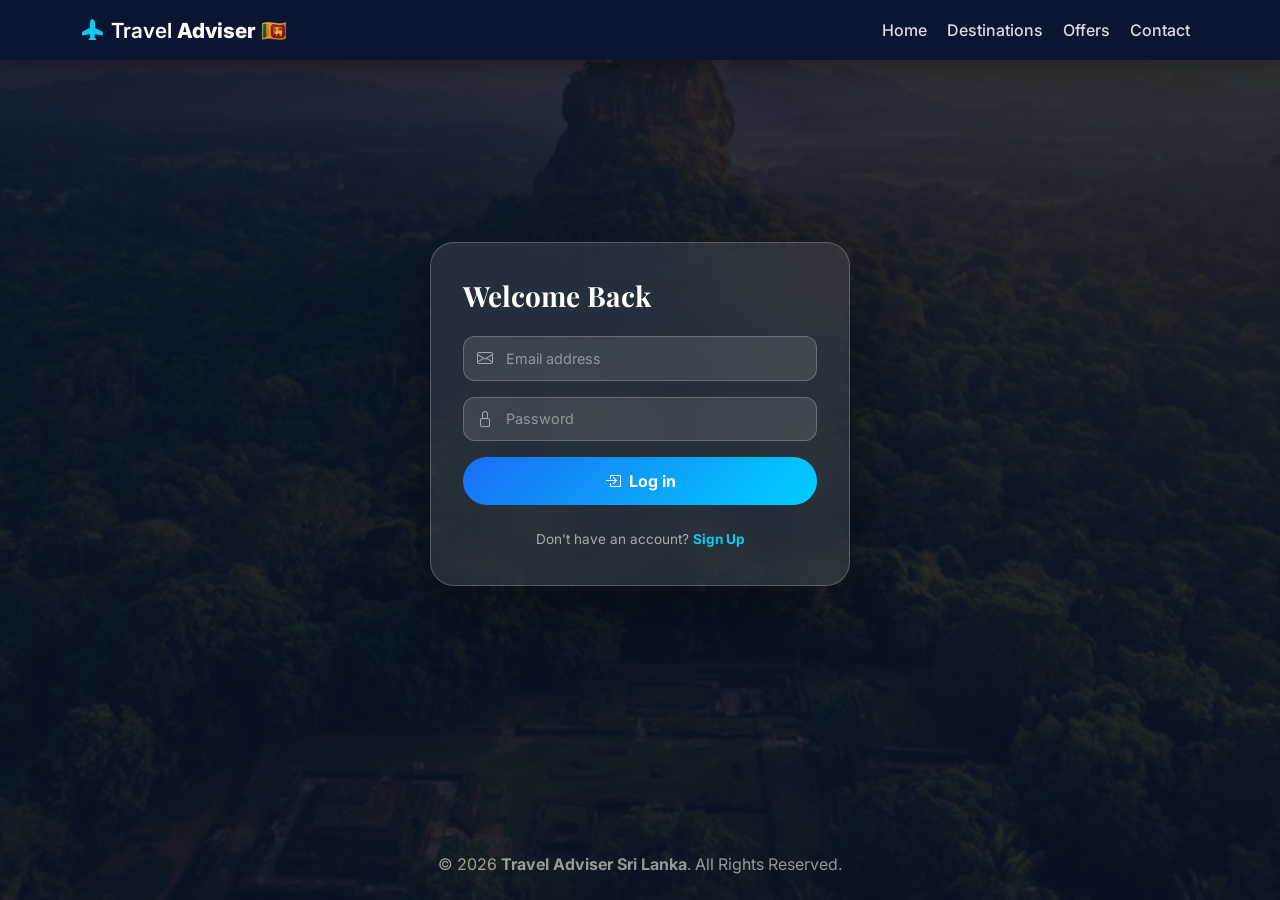
<file: login.html>
<!DOCTYPE html>
<html lang="en">

<head>
    <meta charset="UTF-8" />
    <meta name="viewport" content="width=device-width, initial-scale=1.0" />
    <meta name="description" content="Sign in or create an account with Travel Adviser Sri Lanka." />
    <title>Sign In | Travel Adviser – Sri Lanka 🇱🇰</title>

    <!-- Bootstrap 5 -->
    <link href="https://cdn.jsdelivr.net/npm/bootstrap@5.3.3/dist/css/bootstrap.min.css" rel="stylesheet" />
    <!-- Bootstrap Icons -->
    <link href="https://cdn.jsdelivr.net/npm/bootstrap-icons@1.11.3/font/bootstrap-icons.css" rel="stylesheet" />
    <!-- Google Fonts -->
    <link
        href="https://fonts.googleapis.com/css2?family=Inter:wght@400;600;700&family=Playfair+Display:wght@700;800&display=swap"
        rel="stylesheet" />
    <!-- Custom CSS -->
    <link rel="stylesheet" href="style.css" />
    <style>
        body {
            background: #0a1628;
            min-height: 100vh;
            display: flex;
            flex-direction: column;
        }

        .auth-container {
            flex: 1;
            display: flex;
            align-items: center;
            justify-content: center;
            padding: 2rem;
            position: relative;
            z-index: 2;
        }

        .auth-bg-decor {
            position: absolute;
            inset: 0;
            background: url('images/hero_srilanka.png') center/cover no-repeat;
            opacity: 0.15;
            z-index: 1;
        }
    </style>
</head>

<body>

    <!-- ========== NAVBAR ========== -->
    <nav class="navbar navbar-expand-lg navbar-dark fixed-top" id="navbar" style="background: rgba(10, 22, 50, 0.95);">
        <div class="container">
            <!-- Brand -->
            <a href="index.html" class="navbar-brand">
                <span class="brand-name">
                    <i class="bi bi-airplane-fill text-info me-2"></i>Travel <strong>Adviser</strong> 🇱🇰
                </span>
            </a>
            <!-- Mobile toggle -->
            <button class="navbar-toggler border-0" type="button" data-bs-toggle="collapse" data-bs-target="#navMenu">
                <span class="navbar-toggler-icon"></span>
            </button>
            <!-- Links -->
            <div class="collapse navbar-collapse justify-content-end" id="navMenu">
                <ul class="navbar-nav gap-lg-1 align-items-lg-center">
                    <li class="nav-item"><a class="nav-link" href="index.html">Home</a></li>
                    <li class="nav-item"><a class="nav-link" href="destination.html">Destinations</a></li>
                    <li class="nav-item"><a class="nav-link" href="offers.html">Offers</a></li>
                    <li class="nav-item"><a class="nav-link" href="contact.html">Contact</a></li>
                </ul>
            </div>
        </div>
    </nav>

    <div class="auth-bg-decor"></div>

    <div class="auth-container">
        <div class="login-card w-100">
            <!-- Auth Header -->
            <h3 class="text-white fw-bold mb-4" id="authTitle" style="font-family:'Playfair Display', serif;">Welcome
                Back</h3>

            <!-- Success message -->
            <div class="login-success" id="authSuccess">
                <i class="bi bi-check-circle-fill"></i>
                <span id="authSuccessMsg">Welcome back! Redirecting…</span>
            </div>

            <!-- LOGIN FORM -->
            <form id="loginForm" onsubmit="handleLogin(event)" novalidate>
                <div class="login-input-wrap">
                    <i class="bi bi-envelope l-icon"></i>
                    <input type="email" class="l-input" id="lEmail" placeholder="Email address" />
                </div>
                <p class="l-err-msg" id="lEmailErr">Please enter a valid email.</p>

                <div class="login-input-wrap">
                    <i class="bi bi-lock l-icon"></i>
                    <input type="password" class="l-input" id="lPass" placeholder="Password" />
                </div>
                <p class="l-err-msg" id="lPassErr">Password must be at least 6 characters.</p>

                <button type="submit" class="btn-login">
                    <i class="bi bi-box-arrow-in-right me-2"></i>Log in
                </button>

                <div class="text-center mt-4">
                    <p class="mb-0" style="font-size: 0.85rem; color: rgba(255,255,255,0.6);">
                        Don't have an account? <a href="javascript:void(0)" onclick="toggleAuth(true)"
                            class="text-info fw-bold" style="text-decoration: none;">Sign Up</a>
                    </p>
                </div>
            </form>

            <!-- SIGN UP FORM -->
            <form id="signupForm" onsubmit="handleSignup(event)" novalidate style="display: none;">
                <div class="login-input-wrap">
                    <i class="bi bi-person l-icon"></i>
                    <input type="text" class="l-input" id="sName" placeholder="Full Name" />
                </div>
                <p class="l-err-msg" id="sNameErr">Please enter your name.</p>

                <div class="login-input-wrap">
                    <i class="bi bi-envelope l-icon"></i>
                    <input type="email" class="l-input" id="sEmail" placeholder="Email address" />
                </div>
                <p class="l-err-msg" id="sEmailErr">Please enter a valid email.</p>

                <div class="login-input-wrap">
                    <i class="bi bi-lock l-icon"></i>
                    <input type="password" class="l-input" id="sPass" placeholder="Password (min. 6 chars)" />
                </div>
                <p class="l-err-msg" id="sPassErr">Password must be at least 6 characters.</p>

                <button type="submit" class="btn-login">
                    <i class="bi bi-person-plus me-2"></i>Create Account
                </button>

                <div class="text-center mt-4">
                    <p class="mb-0" style="font-size: 0.85rem; color: rgba(255,255,255,0.6);">
                        Already have an account? <a href="javascript:void(0)" onclick="toggleAuth(false)"
                            class="text-info fw-bold" style="text-decoration: none;">Log In</a>
                    </p>
                </div>
            </form>
        </div>
    </div>

    <!-- ========== FOOTER ========== -->
    <footer class="py-4">
        <div class="container text-center">
            <p class="mb-0">&copy; 2026 <strong>Travel Adviser Sri Lanka</strong>. All Rights Reserved.</p>
        </div>
    </footer>

    <!-- Bootstrap 5 JS -->
    <script src="https://cdn.jsdelivr.net/npm/bootstrap@5.3.3/dist/js/bootstrap.bundle.min.js"></script>

    <script>
        function toggleAuth(isSignup) {
            const loginForm = document.getElementById('loginForm');
            const signupForm = document.getElementById('signupForm');
            const authTitle = document.getElementById('authTitle');
            const authSuccess = document.getElementById('authSuccess');

            authSuccess.classList.remove('show');

            if (isSignup) {
                loginForm.style.display = 'none';
                signupForm.style.display = 'block';
                authTitle.textContent = 'Join the Journey';
            } else {
                loginForm.style.display = 'block';
                signupForm.style.display = 'none';
                authTitle.textContent = 'Welcome Back';
            }
        }

        function lSetErr(id, errId) {
            document.getElementById(id).classList.add('l-error');
            document.getElementById(errId).classList.add('show');
        }
        function lClearErr(id, errId) {
            document.getElementById(id).classList.remove('l-error');
            document.getElementById(errId).classList.remove('show');
        }

        function handleLogin(e) {
            e.preventDefault();
            const emailVal = document.getElementById('lEmail').value.trim();
            const passVal = document.getElementById('lPass').value;
            const emailRx = /^[^\s@]+@[^\s@]+\.[^\s@]+$/;
            let ok = true;

            if (!emailRx.test(emailVal)) { lSetErr('lEmail', 'lEmailErr'); ok = false; }
            else { lClearErr('lEmail', 'lEmailErr'); }

            if (passVal.length < 6) { lSetErr('lPass', 'lPassErr'); ok = false; }
            else { lClearErr('lPass', 'lPassErr'); }

            if (ok) {
                const suc = document.getElementById('authSuccess');
                document.getElementById('authSuccessMsg').textContent = 'Welcome back! Redirecting…';
                suc.classList.add('show');
                setTimeout(() => {
                    window.location.href = 'destinations.html';
                }, 2000);
            }
        }

        function handleSignup(e) {
            e.preventDefault();
            const nameVal = document.getElementById('sName').value.trim();
            const emailVal = document.getElementById('sEmail').value.trim();
            const passVal = document.getElementById('sPass').value;
            const emailRx = /^[^\s@]+@[^\s@]+\.[^\s@]+$/;
            let ok = true;

            if (nameVal === "") { lSetErr('sName', 'sNameErr'); ok = false; }
            else { lClearErr('sName', 'sNameErr'); }

            if (!emailRx.test(emailVal)) { lSetErr('sEmail', 'sEmailErr'); ok = false; }
            else { lClearErr('sEmail', 'sEmailErr'); }

            if (passVal.length < 6) { lSetErr('sPass', 'sPassErr'); ok = false; }
            else { lClearErr('sPass', 'sPassErr'); }

            if (ok) {
                const suc = document.getElementById('authSuccess');
                document.getElementById('authSuccessMsg').textContent = 'Account created successfully! Redirecting…';
                suc.classList.add('show');
                setTimeout(() => {
                    window.location.href = 'destinations.html';
                }, 2000);
            }
        }

        // Check for URL params to switch to signup
        const urlParams = new URLSearchParams(window.location.search);
        if (urlParams.has('signup')) {
            toggleAuth(true);
        }
    </script>
</body>

</html>
</file>
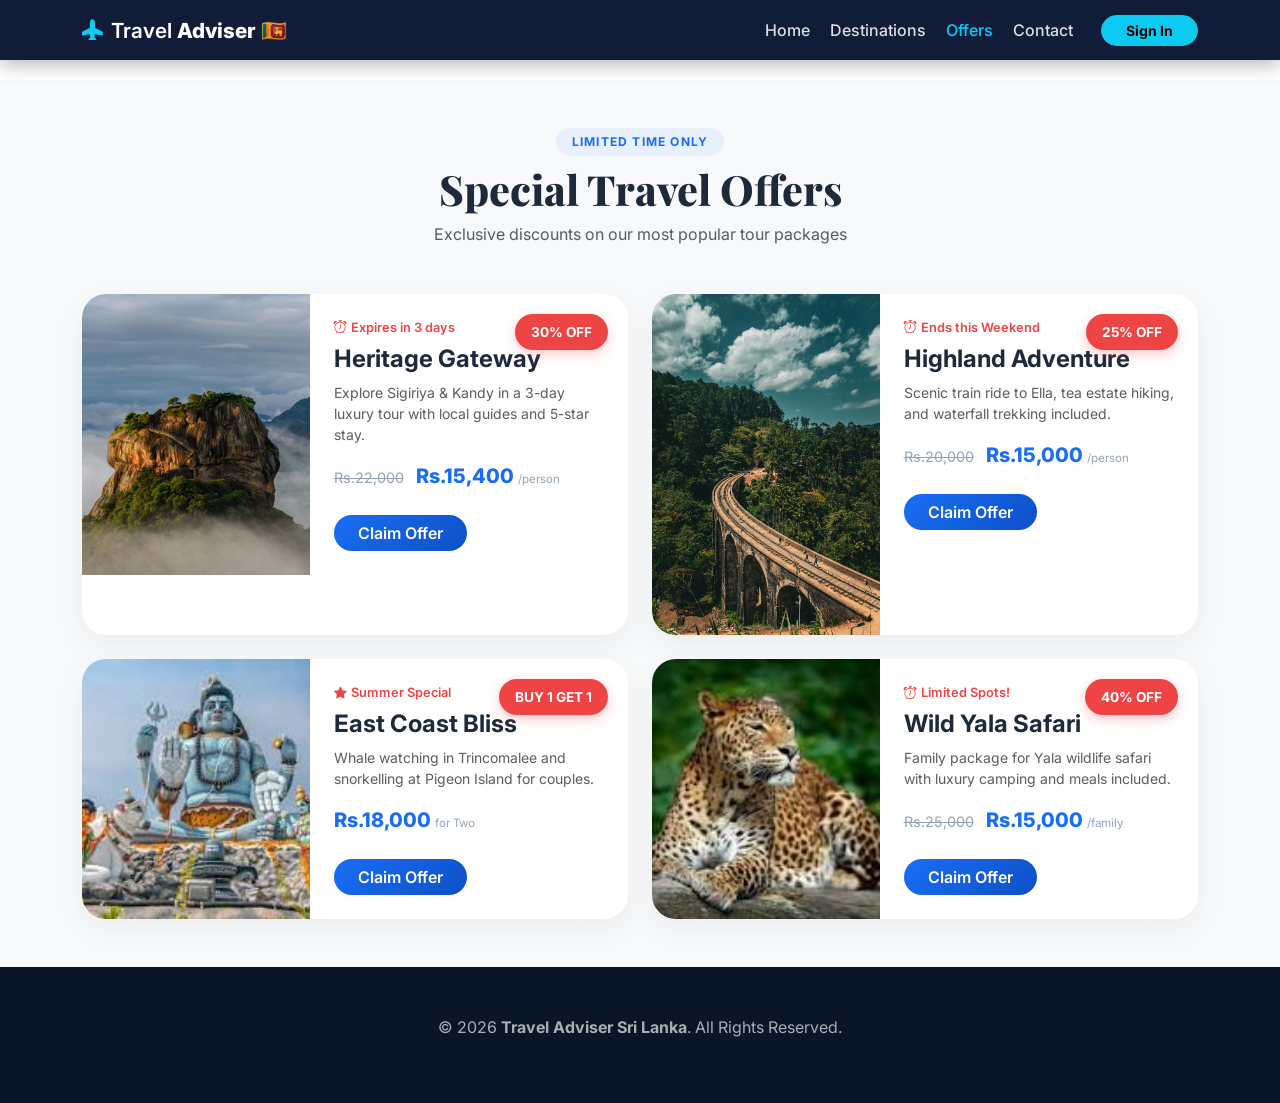
<file: offers.html>
<!DOCTYPE html>
<html lang="en">

<head>
    <meta charset="UTF-8" />
    <meta name="viewport" content="width=device-width, initial-scale=1.0" />
    <meta name="description"
        content="Exclusive Travel Offers Sri Lanka – Grab the best deals for your dream vacation." />
    <title>Special Offers | Travel Adviser – Sri Lanka 🇱🇰</title>

    <!-- Bootstrap 5 -->
    <link href="https://cdn.jsdelivr.net/npm/bootstrap@5.3.3/dist/css/bootstrap.min.css" rel="stylesheet" />
    <!-- Bootstrap Icons -->
    <link href="https://cdn.jsdelivr.net/npm/bootstrap-icons@1.11.3/font/bootstrap-icons.css" rel="stylesheet" />
    <!-- Google Fonts -->
    <link
        href="https://fonts.googleapis.com/css2?family=Inter:wght@400;600;700&family=Playfair+Display:wght@700;800&display=swap"
        rel="stylesheet" />
    <!-- Custom CSS -->
    <link rel="stylesheet" href="style.css" />
</head>

<body>

    <!-- ========== NAVBAR ========== -->
    <nav class="navbar navbar-expand-lg navbar-dark fixed-top" id="navbar"
        style="background: rgba(10, 22, 50, 0.97) !important;">
        <div class="container">
            <!-- Brand -->
            <a href="index.html" class="navbar-brand">
                <span class="brand-name">
                    <i class="bi bi-airplane-fill text-info me-2"></i>Travel <strong>Adviser</strong> 🇱🇰
                </span>
            </a>
            <!-- Mobile toggle -->
            <button class="navbar-toggler border-0" type="button" data-bs-toggle="collapse" data-bs-target="#navMenu">
                <span class="navbar-toggler-icon"></span>
            </button>
            <!-- Links -->
            <div class="collapse navbar-collapse justify-content-end" id="navMenu">
                <ul class="navbar-nav gap-lg-1 align-items-lg-center">
                    <li class="nav-item"><a class="nav-link" href="index.html">Home</a></li>
                    <li class="nav-item"><a class="nav-link" href="destination.html">Destinations</a></li>
                    <li class="nav-item"><a class="nav-link active" href="offers.html">Offers</a></li>
                    <li class="nav-item"><a class="nav-link" href="contact.html">Contact</a></li>
                    <li class="nav-item ms-lg-3">
                        <a class="btn btn-info btn-sm rounded-pill px-4 fw-bold" href="login.html">Sign In</a>
                    </li>
                </ul>
            </div>
        </div>
    </nav>

    <div style="height: 80px;"></div>

    <!-- ========== OFFERS SECTION ========== -->
    <section class="py-5 bg-light">
        <div class="container">
            <!-- Heading -->
            <div class="text-center mb-5">
                <span class="section-badge">Limited Time Only</span>
                <h2 class="section-title mt-2">Special Travel Offers</h2>
                <p class="text-muted mt-2">Exclusive discounts on our most popular tour packages</p>
            </div>

            <div class="row g-4">

                <!-- Offer 1 -->
                <div class="col-lg-6">
                    <div class="offer-card">
                        <div class="offer-badge">30% OFF</div>
                        <div class="row g-0">
                            <div class="col-md-5">
                                <div class="offer-img-wrap h-100">
                                    <img src="images/360_F_472158460_EEZxYRnfbPVQHR1NGjkvgZKfiSsWnCri.jpg"
                                        alt="Sigiriya Tour" />
                                </div>
                            </div>
                            <div class="col-md-7">
                                <div class="card-body p-4">
                                    <div class="offer-expiry mb-2"><i class="bi bi-alarm me-1"></i>Expires in 3 days
                                    </div>
                                    <h4 class="fw-bold mb-2">Heritage Gateway</h4>
                                    <p class="text-muted small mb-3">Explore Sigiriya & Kandy in a 3-day luxury tour
                                        with local guides and 5-star stay.</p>
                                    <div class="mb-4">
                                        <span class="old-price">Rs.22,000</span>
                                        <span class="price-val">Rs.15,400</span>
                                        <span class="price-small">/person</span>
                                    </div>
                                    <a href="contact.html" class="btn btn-blue rounded-pill px-4">Claim Offer</a>
                                </div>
                            </div>
                        </div>
                    </div>
                </div>

                <!-- Offer 2 -->
                <div class="col-lg-6">
                    <div class="offer-card">
                        <div class="offer-badge">25% OFF</div>
                        <div class="row g-0">
                            <div class="col-md-5">
                                <div class="offer-img-wrap h-100">
                                    <img src="images/pexels-lucasklein-34714986.jpg" alt="Ella Adventure" />
                                </div>
                            </div>
                            <div class="col-md-7">
                                <div class="card-body p-4">
                                    <div class="offer-expiry mb-2"><i class="bi bi-alarm me-1"></i>Ends this Weekend
                                    </div>
                                    <h4 class="fw-bold mb-2">Highland Adventure</h4>
                                    <p class="text-muted small mb-3">Scenic train ride to Ella, tea estate hiking, and
                                        waterfall trekking included.</p>
                                    <div class="mb-4">
                                        <span class="old-price">Rs.20,000</span>
                                        <span class="price-val">Rs.15,000</span>
                                        <span class="price-small">/person</span>
                                    </div>
                                    <a href="contact.html" class="btn btn-blue rounded-pill px-4">Claim Offer</a>
                                </div>
                            </div>
                        </div>
                    </div>
                </div>

                <!-- Offer 3 -->
                <div class="col-lg-6">
                    <div class="offer-card">
                        <div class="offer-badge">BUY 1 GET 1</div>
                        <div class="row g-0">
                            <div class="col-md-5">
                                <div class="offer-img-wrap h-100">
                                    <img src="images/download (1).jpg" alt="Beach Holiday" />
                                </div>
                            </div>
                            <div class="col-md-7">
                                <div class="card-body p-4">
                                    <div class="offer-expiry mb-2"><i class="bi bi-star-fill me-1"></i>Summer Special
                                    </div>
                                    <h4 class="fw-bold mb-2">East Coast Bliss</h4>
                                    <p class="text-muted small mb-3">Whale watching in Trincomalee and snorkelling at
                                        Pigeon Island for couples.</p>
                                    <div class="mb-4">
                                        <span class="price-val">Rs.18,000</span>
                                        <span class="price-small">for Two</span>
                                    </div>
                                    <a href="contact.html" class="btn btn-blue rounded-pill px-4">Claim Offer</a>
                                </div>
                            </div>
                        </div>
                    </div>
                </div>

                <!-- Offer 4 -->
                <div class="col-lg-6">
                    <div class="offer-card">
                        <div class="offer-badge">40% OFF</div>
                        <div class="row g-0">
                            <div class="col-md-5">
                                <div class="offer-img-wrap h-100">
                                    <img src="images/download (2).jpg" alt="Wildlife Safari" />
                                </div>
                            </div>
                            <div class="col-md-7">
                                <div class="card-body p-4">
                                    <div class="offer-expiry mb-2"><i class="bi bi-alarm me-1"></i>Limited Spots!</div>
                                    <h4 class="fw-bold mb-2">Wild Yala Safari</h4>
                                    <p class="text-muted small mb-3">Family package for Yala wildlife safari with luxury
                                        camping and meals included.</p>
                                    <div class="mb-4">
                                        <span class="old-price">Rs.25,000</span>
                                        <span class="price-val">Rs.15,000</span>
                                        <span class="price-small">/family</span>
                                    </div>
                                    <a href="contact.html" class="btn btn-blue rounded-pill px-4">Claim Offer</a>
                                </div>
                            </div>
                        </div>
                    </div>
                </div>

            </div>
        </div>
    </section>

    <!-- ========== FOOTER ========== -->
    <footer class="py-5">
        <div class="container text-center">
            <p>&copy; 2026 <strong>Travel Adviser Sri Lanka</strong>. All Rights Reserved.</p>
        </div>
    </footer>

    <!-- Bootstrap 5 JS -->
    <script src="https://cdn.jsdelivr.net/npm/bootstrap@5.3.3/dist/js/bootstrap.bundle.min.js"></script>
</body>

</html>
</file>
<file: style.css>
body {
  font-family: 'Inter', sans-serif;
  color: #1e293b;
  scroll-behavior: smooth;
}
#navbar {
  background: rgba(10, 22, 50, 0.97) !important;
  padding: 0.6rem 0;
  box-shadow: 0 4px 20px rgba(0, 0, 0, 0.3);
  transition: background 0.4s, padding 0.4s;
}

#navbar.transparent {
  background: transparent !important;
  padding: 1rem 0;
  box-shadow: none;
}

.brand-name {
  font-size: 1.3rem;
  color: #fff;
  font-weight: 600;
}

.brand-name strong {
  font-weight: 800;
}

.nav-link {
  color: rgba(255, 255, 255, 0.85) !important;
  font-weight: 500;
  transition: color 0.2s;
}

.nav-link:hover,
.nav-link.active {
  color: #00cfff !important;
}

/* ── HERO ── */
#home {
  min-height: 100vh;
  position: relative;
  display: flex;
  align-items: center;
  overflow: hidden;
}

.hero-bg {
  position: absolute;
  inset: 0;
  background: url('images/hero_srilanka.png') center/cover no-repeat;
 
}

@keyframes zoomIn {
  from {
    transform: scale(1.0);
  }

  to {
    transform: scale(1.08);
  }
}

.hero-overlay {
  position: absolute;
  inset: 0;
  background: linear-gradient(180deg, rgba(5, 15, 45, 0.55) 0%, rgba(5, 15, 45, 0.75) 100%);
}

.hero-content {
  position: relative;
  z-index: 2;
}

.hero-badge {
  display: inline-block;
  background: rgba(0, 207, 255, 0.15);
  border: 1px solid rgba(0, 207, 255, 0.5);
  color: #00cfff;
  font-size: 0.8rem;
  font-weight: 600;
  letter-spacing: 0.08em;
  text-transform: uppercase;
  padding: 0.35rem 1rem;
  border-radius: 50px;
}

.hero-title {
  font-family: 'Playfair Display', serif;
  font-size: clamp(2.4rem, 5.5vw, 4.2rem);
  font-weight: 800;
  color: #fff;
  line-height: 1.15;
}

.hero-title span {
  background: linear-gradient(135deg, #00cfff, #a78bfa);
  -webkit-background-clip: text;
  -webkit-text-fill-color: transparent;
  background-clip: text;
}

.hero-sub {
  color: rgba(255, 255, 255, 0.8);
  font-size: 1.05rem;
}

/* ── SECTION SHARED ── */
.section-badge {
  display: inline-block;
  background: #e8f0fe;
  color: #1a6ef5;
  font-size: 0.75rem;
  font-weight: 700;
  letter-spacing: 0.1em;
  text-transform: uppercase;
  padding: 0.3rem 1rem;
  border-radius: 50px;
}

.section-title {
  font-family: 'Playfair Display', serif;
  font-size: clamp(1.8rem, 3.5vw, 2.6rem);
  font-weight: 800;
}


/* ── DESTINATION CARDS ── */
.dest-card {
  border-radius: 20px !important;
  overflow: hidden;
  transition: transform 0.3s, box-shadow 0.3s;
  box-shadow: 0 4px 16px rgba(15, 40, 90, 0.08);
}

.dest-card:hover {
  transform: translateY(-8px);
  box-shadow: 0 20px 50px rgba(15, 40, 90, 0.16);
}

.card-img-wrap {
  position: relative;
  overflow: hidden;
  height: 220px;
}

.card-img-wrap img {
  width: 100%;
  height: 100%;
  object-fit: cover;
  transition: transform 0.6s ease;
}

.dest-card:hover .card-img-wrap img {
  transform: scale(1.08);
}

.img-overlay {
  position: absolute;
  inset: 0;
  background: rgba(10, 25, 70, 0.5);
  display: flex;
  align-items: center;
  justify-content: center;
  opacity: 0;
  transition: opacity 0.3s;
}

.dest-card:hover .img-overlay {
  opacity: 1;
}

.card-badge-lbl {
  position: absolute;
  top: 12px;
  left: 12px;
  font-size: 0.7rem;
  font-weight: 700;
  padding: 0.28rem 0.7rem;
  border-radius: 50px;
  z-index: 2;
}

.badge-blue {
  background: linear-gradient(135deg, #1a6ef5, #0d50c7);
  color: #fff;
}

.badge-gold {
  background: linear-gradient(135deg, #f59e0b, #d97706);
  color: #fff;
}

.badge-green {
  background: linear-gradient(135deg, #10b981, #059669);
  color: #fff;
}

.badge-purple {
  background: linear-gradient(135deg, #8b5cf6, #7c3aed);
  color: #fff;
}
/* ── CONTACT SECTION ── */
.contact-card {
  border-radius: 20px;
  overflow: hidden;
  box-shadow: 0 20px 60px rgba(15, 40, 90, 0.15);
}

.contact-left {
  background: linear-gradient(145deg, #0d50c7, #1a6ef5, #0099cc);
  padding: 2.5rem;
}

.contact-right {
  background: #fff;
  padding: 2.5rem;
}

.info-icon {
  width: 42px;
  height: 42px;
  background: rgba(255, 255, 255, 0.18);
  border: 1px solid rgba(255, 255, 255, 0.28);
  border-radius: 10px;
  display: flex;
  align-items: center;
  justify-content: center;
  color: #fff;
  font-size: 1rem;
  flex-shrink: 0;
}

.social-btn {
  width: 36px;
  height: 36px;
  background: rgba(255, 255, 255, 0.15);
  border: 1px solid rgba(255, 255, 255, 0.25);
  border-radius: 9px;
  display: flex;
  align-items: center;
  justify-content: center;
  color: #fff;
  text-decoration: none;
  font-size: 1rem;
  transition: background 0.2s, transform 0.2s;
}

.social-btn:hover {
  background: rgba(255, 255, 255, 0.3);
  color: #fff;
  transform: translateY(-3px);
}

.form-lbl {
  font-size: 0.84rem;
  font-weight: 600;
  color: #475569;
  margin-bottom: 0.35rem;
}

.f-input {
  border: 1.5px solid #e2e8f0;
  border-radius: 8px;
  font-size: 0.9rem;
  color: #1e293b;
  background: #f8fafc;
  padding: 0.55rem 0.9rem;
  width: 100%;
  transition: border-color 0.2s, box-shadow 0.2s;
}

.f-input:focus {
  border-color: #1a6ef5;
  background: #fff;
  box-shadow: 0 0 0 3px rgba(26, 110, 245, 0.18);
  outline: none;
}

.f-input.error {
  border-color: #ef4444;
}

.f-input.valid {
  border-color: #10b981;
}

.err-msg {
  font-size: 0.78rem;
  color: #ef4444;
  margin-top: 3px;
  display: none;
}

.err-msg.show {
  display: block;
}

.btn-submit {
  background: linear-gradient(135deg, #1a6ef5, #0d50c7);
  color: #fff;
  border: none;
  font-weight: 700;
  font-size: 1rem;
  padding: 0.85rem;
  border-radius: 50px;
  width: 100%;
  transition: transform 0.2s, box-shadow 0.2s;
}

.btn-submit:hover {
  transform: translateY(-2px);
  box-shadow: 0 10px 28px rgba(26, 110, 245, 0.45);
}


/* ── LOGIN CARD ── */
.login-card {
  background: rgba(255, 255, 255, 0.10);
  backdrop-filter: blur(22px);
  -webkit-backdrop-filter: blur(22px);
  border: 1.5px solid rgba(255, 255, 255, 0.22);
  border-radius: 24px;
  padding: 2.2rem 2rem;
  max-width: 420px;
  margin: 0 auto;
  box-shadow: 0 24px 64px rgba(0, 0, 0, 0.35);
  animation: fadeSlideUp 0.6s ease both;
}

@keyframes fadeSlideUp {
  from {
    opacity: 0;
    transform: translateY(28px);
  }

  to {
    opacity: 1;
    transform: translateY(0);
  }
}

.login-input-wrap {
  position: relative;
  margin-bottom: 1rem;
}

.login-input-wrap .l-icon {
  position: absolute;
  left: 14px;
  top: 50%;
  transform: translateY(-50%);
  color: rgba(255, 255, 255, 0.55);
  font-size: 1rem;
  pointer-events: none;
}

.l-input {
  width: 100%;
  background: rgba(255, 255, 255, 0.10);
  border: 1.5px solid rgba(255, 255, 255, 0.22);
  border-radius: 12px;
  padding: 0.65rem 0.9rem 0.65rem 2.6rem;
  color: #fff;
  font-size: 0.9rem;
  outline: none;
  transition: border-color 0.25s, background 0.25s;
}

.l-input::placeholder {
  color: rgba(255, 255, 255, 0.45);
}

.l-input:focus {
  border-color: #00cfff;
  background: rgba(255, 255, 255, 0.16);
}

.l-input.l-error {
  border-color: #f87171;
}

.l-err-msg {
  font-size: 0.75rem;
  color: #fca5a5;
  margin-top: -0.5rem;
  margin-bottom: 0.6rem;
  display: none;
  text-align: left;
}

.l-err-msg.show {
  display: block;
}

.btn-login {
  width: 100%;
  background: linear-gradient(135deg, #1a6ef5, #00cfff);
  color: #fff;
  font-weight: 700;
  font-size: 1rem;
  border: none;
  border-radius: 50px;
  padding: 0.75rem;
  cursor: pointer;
  transition: transform 0.2s, box-shadow 0.2s;
}

.btn-login:hover {
  transform: translateY(-2px);
  box-shadow: 0 10px 28px rgba(26, 110, 245, 0.55);
}

.login-success {
  display: none;
  background: rgba(16, 185, 129, 0.18);
  border: 1.5px solid rgba(16, 185, 129, 0.5);
  border-radius: 12px;
  padding: 0.75rem 1rem;
  color: #6ee7b7;
  font-size: 0.87rem;
  margin-bottom: 1rem;
  align-items: center;
  gap: 0.5rem;
}

.login-success.show {
  display: flex;
}
/* ── OFFERS SECTION ── */
.offer-card {
  border-radius: 24px;
  overflow: hidden;
  background: #fff;
  border: none;
  box-shadow: 0 10px 30px rgba(0, 0, 0, 0.05);
  transition: transform 0.3s, box-shadow 0.3s;
  height: 100%;
  position: relative;
}

.offer-card:hover {
  transform: translateY(-10px);
  box-shadow: 0 20px 40px rgba(15, 40, 90, 0.12);
}

.offer-badge {
  position: absolute;
  top: 20px;
  right: 20px;
  background: #ef4444;
  color: #fff;
  padding: 0.5rem 1rem;
  border-radius: 50px;
  font-weight: 700;
  font-size: 0.85rem;
  z-index: 5;
  box-shadow: 0 4px 12px rgba(239, 68, 68, 0.3);
}


.offer-img-wrap {
  height: 250px;
  overflow: hidden;
}

.offer-img-wrap img {
  width: 100%;
  height: 100%;
  object-fit: cover;
}

.old-price {
  text-decoration: line-through;
  color: #94a3b8;
  font-size: 0.9rem;
  margin-right: 0.5rem;
}

.offer-expiry {
  font-size: 0.8rem;
  color: #ef4444;
  font-weight: 600;
}

.rating-pill {
  background: #e8f0fe;
  color: #0d50c7;
  font-size: 0.75rem;
  font-weight: 700;
  padding: 0.2rem 0.6rem;
  border-radius: 50px;
}

.dest-desc {
  font-size: 0.87rem;
  color: #475569;
  line-height: 1.6;
}

.card-tag {
  background: #f1f5f9;
  color: #64748b;
  font-size: 0.72rem;
  padding: 0.18rem 0.6rem;
  border-radius: 50px;
}

.price-val {
  font-size: 1.25rem;
  font-weight: 800;
  color: #1a6ef5;
}

.price-small {
  font-size: 0.72rem;
  color: #94a3b8;
}

.btn-blue {
  background: linear-gradient(135deg, #1a6ef5, #0d50c7);
  color: #fff;
  border: none;
  font-weight: 600;
  transition: transform 0.2s, box-shadow 0.2s;
}

.btn-blue:hover {
  transform: translateY(-2px);
  box-shadow: 0 6px 18px rgba(26, 110, 245, 0.35);
  color: #fff;
}
/* ── REVIEWS SECTION ── */
.reviews-section {
  background: #f8fafc;
}

.review-card {
  background: #fff;
  border: none;
  border-radius: 20px;
  padding: 2.5rem 2rem;
  height: 100%;
  box-shadow: 0 10px 30px rgba(0, 0, 0, 0.05);
  transition: transform 0.3s;
}

.review-card:hover {
  transform: translateY(-10px);
}

.rev-quote {
  color: #1a6ef5;
  font-size: 2.5rem;
  margin-bottom: 1rem;
  opacity: 0.2;
  line-height: 1;
}

.rev-text {
  font-style: italic;
  color: #475569;
  line-height: 1.7;
  margin-bottom: 1.5rem;
}

.rev-stars {
  color: #fbbf24;
  margin-bottom: 1rem;
}

.rev-pfp {
  width: 50px;
  height: 50px;
  border-radius: 50%;
  object-fit: cover;
  background: #e2e8f0;
}

.rev-name {
  font-weight: 700;
  color: #1e293b;
  margin-bottom: 0;
  font-size: 0.95rem;
}

.rev-country {
  font-size: 0.8rem;
  color: #94a3b8;
}

/* ── FOOTER ── */
footer {
  background: #0a1628;
  color: rgba(255, 255, 255, 0.65);
}

.footer-brand {
  font-size: 1.25rem;
  color: #fff;
  font-weight: 600;
}

.footer-link {
  color: rgba(255, 255, 255, 0.55);
  text-decoration: none;
  font-size: 0.87rem;
  display: block;
  margin-bottom: 0.6rem;
  transition: color 0.2s;
}

.footer-link:hover {
  color: #00cfff;
}

.footer-social {
  width: 34px;
  height: 34px;
  background: rgba(255, 255, 255, 0.08);
  border: 1px solid rgba(255, 255, 255, 0.12);
  border-radius: 8px;
  display: inline-flex;
  align-items: center;
  justify-content: center;
  color: rgba(255, 255, 255, 0.6);
  text-decoration: none;
  font-size: 0.95rem;
  transition: background 0.2s, transform 0.2s;
}

.footer-social:hover {
  background: #1a6ef5;
  color: #fff;
  transform: translateY(-2px);
}

.footer-bottom {
  border-top: 1px solid rgba(255, 255, 255, 0.08);
}

/* ── CATEGORY PILLS ── */
.cat-pills {
  display: flex;
  flex-wrap: wrap;
  justify-content: center;
  gap: 0.6rem;
  margin-bottom: 2rem;
}

.cat-pill {
  background: #fff;
  border: 1.5px solid #e2e8f0;
  color: #475569;
  font-size: 0.82rem;
  font-weight: 600;
  padding: 0.4rem 1.1rem;
  border-radius: 50px;
  cursor: pointer;
  transition: all 0.22s;
  display: inline-flex;
  align-items: center;
  gap: 0.35rem;
  text-decoration: none;
}

.cat-pill:hover {
  border-color: #1a6ef5;
  color: #1a6ef5;
  background: #e8f0fe;
}

.cat-pill.active {
  background: linear-gradient(135deg, #1a6ef5, #0d50c7);
  border-color: transparent;
  color: #fff;
  box-shadow: 0 4px 14px rgba(26, 110, 245, 0.35);
}
</file>
